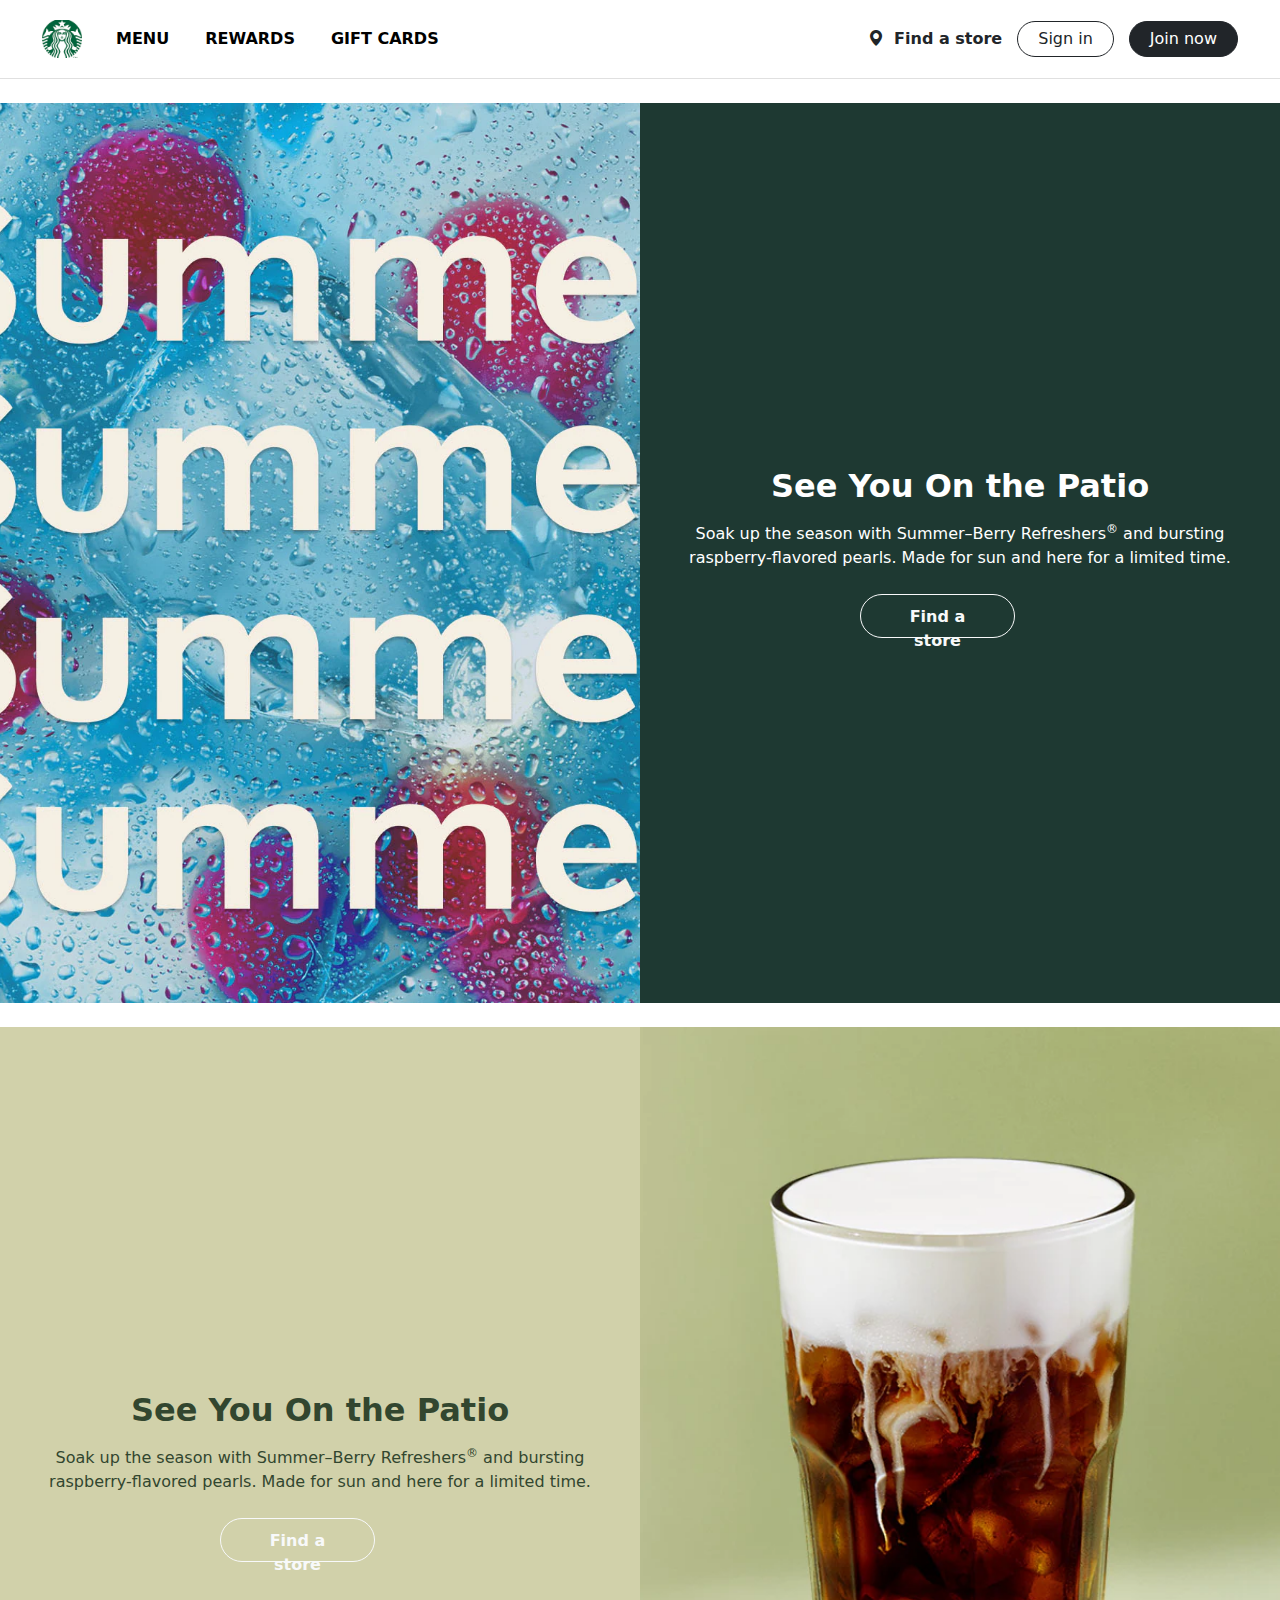
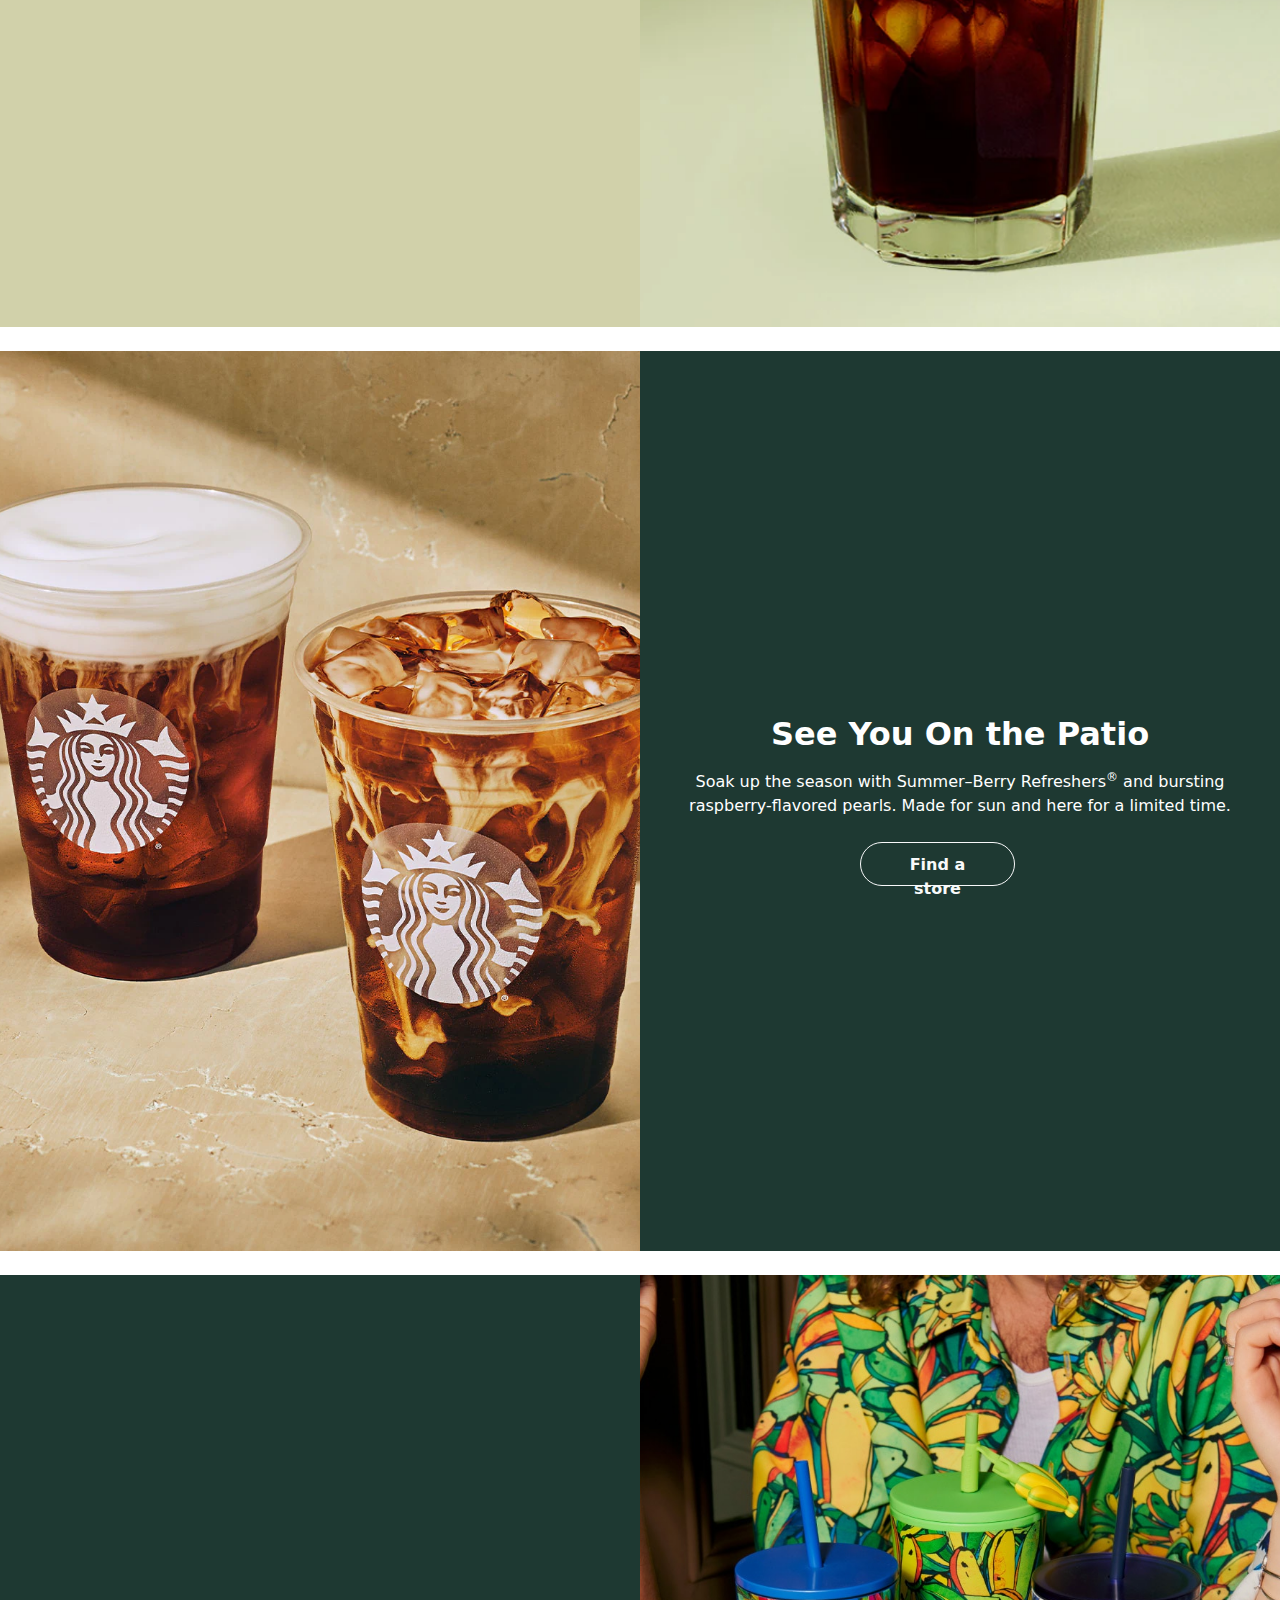
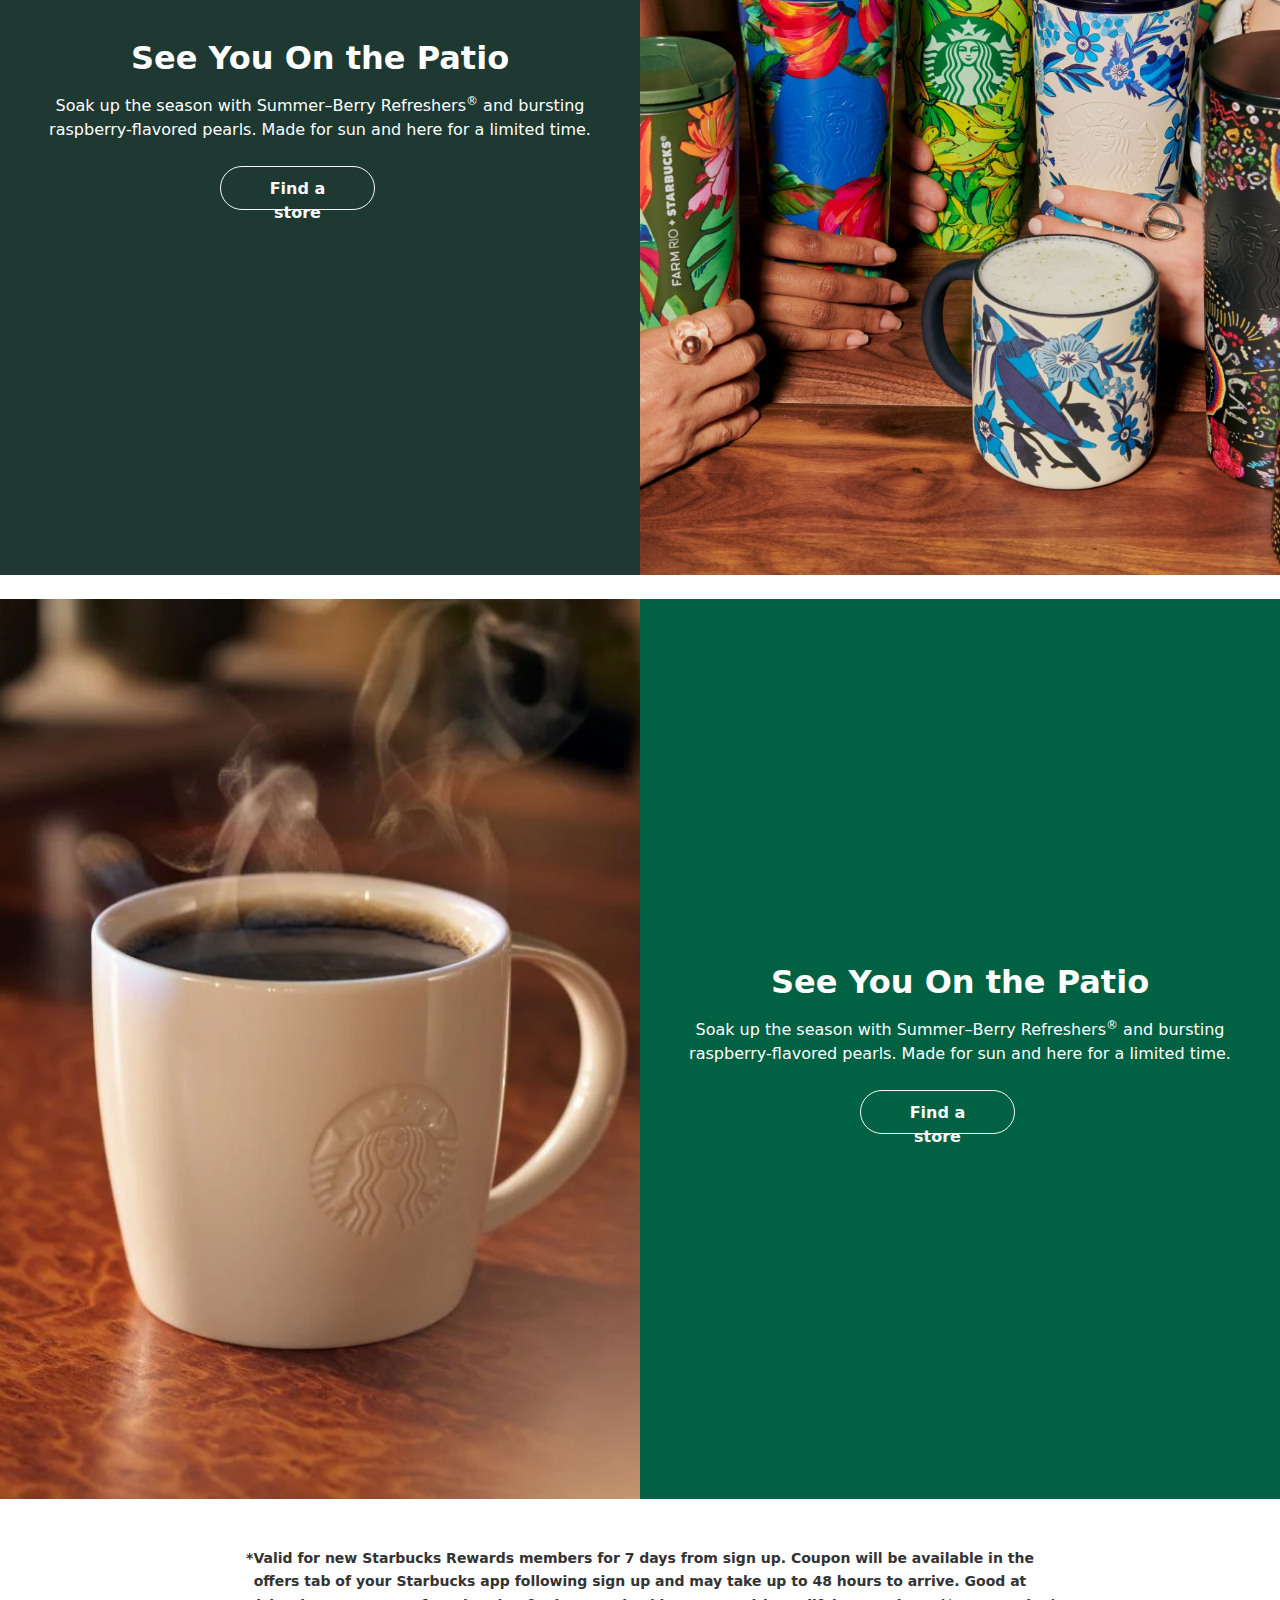
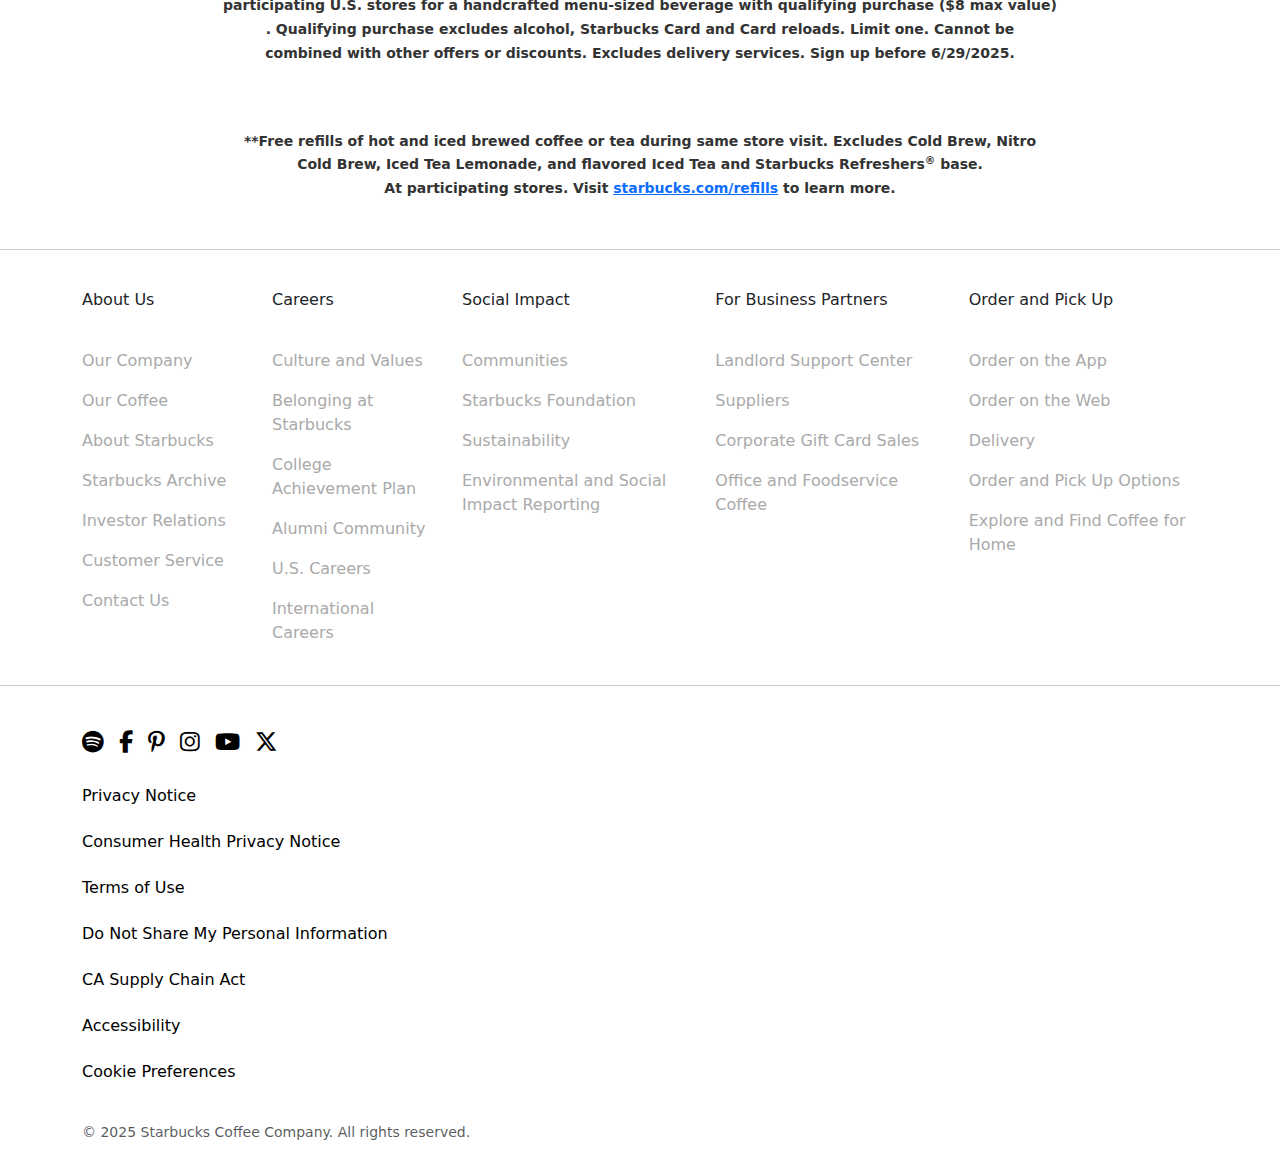
<file: index.html>
<!DOCTYPE html>
<html lang="en">
  <head>
    <meta charset="UTF-8" />
    <meta name="viewport" content="width=device-width, initial-scale=1.0" />
    <title>Starbucks Style Header</title>
    <link
      href="https://cdn.jsdelivr.net/npm/bootstrap@5.3.2/dist/css/bootstrap.min.css"
      rel="stylesheet"
    />
    <link
      href="https://cdnjs.cloudflare.com/ajax/libs/font-awesome/6.5.0/css/all.min.css"
      rel="stylesheet"
    />
    <link href="style.css" rel="stylesheet" />
  </head>
  <body>
    <nav class="navbar navbar-expand-lg navbar-custom">
      <div class="container-fluid">
        <a class="navbar-brand" href="#">
          <img src="images/starbucks1.png" alt="Logo" />
        </a>
        <!-- Hamburger button -->
        <button
          class="navbar-toggler"
          type="button"
          data-bs-toggle="collapse"
          data-bs-target="#navbarNav"
        >
          <span class="navbar-toggler-icon"></span>
        </button>

        <!-- Ends -->
        <!-- Collapse Starts -->
        <div class="collapse navbar-collapse" id="navbarNav">
          <ul class="navbar-nav me-auto mb-2 mb-lg-0">
            <li class="nav-item"><a class="nav-link" href="#">MENU</a></li>
            <li class="nav-item"><a class="nav-link" href="#">REWARDS</a></li>
            <li class="nav-item">
              <a class="nav-link" href="#">GIFT CARDS</a>
            </li>
          </ul>
          <div class="right-section">
            <span class="text-dark">
              <i class="bi bi-geo-alt-fill store-icon"></i>
              <a href="#" class="text-dark fw-bold text-decoration-none"
                >Find a store</a
              >
            </span>
            <button class="btn btn-outline-dark">Sign in</button>
            <button class="btn btn-dark">Join now</button>
          </div>
        </div>
        <!--Ends-->
      </div>
    </nav>
    <!--Container Starts-->
    <div class="container-fluid px-0 mt-4">
      <!--Row 1-->
      <div class="row">
        <div class="d-flex flex-md-row flex-column promo-section">
          <!-- Image Section -->
          <div class="col-md-6 promo-img">
            <img
              src="images/137-98091.png"
              class="card-img-top"
              alt="Cold Brews"
            />
          </div>

          <!-- Text Section -->
          <div class="col-md-6 promo-text text-center text-md-start">
            <h2 class="fw-bold mb-3 text-center">See You On the Patio</h2>
            <p class="mb-4 text-center">
              Soak up the season with Summer–Berry Refreshers<sup>®</sup> and
              bursting raspberry-flavored pearls. Made for sun and here for a
              limited time.
            </p>
            <a href="#" class="btn btn-outline-light btn-custom btn-custum-cls"
              >Find a store</a
            >
          </div>
        </div>
      </div>
      <!--Row 2-->
      <div class="row px-0 mt-4">
        <div class="d-flex flex-md-row flex-column promo-section">
          <!-- Text Section -->
          <div
            class="col-md-6 promo-text text-center"
            style="background-color: #d1d1aa !important; color: #32462f"
          >
            <h2 class="fw-bold mb-3 text-center">See You On the Patio</h2>
            <p class="mb-4 text-center">
              Soak up the season with Summer–Berry Refreshers<sup>®</sup> and
              bursting raspberry-flavored pearls. Made for sun and here for a
              limited time.
            </p>
            <a href="#" class="btn btn-outline-light btn-custom btn-custum-cls"
              >Find a store</a
            >
          </div>
          <!-- Image Section -->
          <div class="col-md-6 promo-img">
            <img
              src="images/137-98124_1.png"
              class="card-img-top"
              alt="Cold Brews"
            />
          </div>
        </div>
      </div>
      <!--Row 3-->
      <div class="row px-0 mt-4">
        <div class="d-flex flex-md-row flex-column promo-section">
          <!-- Image Section -->
          <div class="col-md-6 promo-img">
            <img
              src="images/137-98053.png"
              class="card-img-top"
              alt="Cold Brews"
            />
          </div>

          <!-- Text Section -->
          <div class="col-md-6 promo-text text-center text-md-start">
            <h2 class="fw-bold mb-3 text-center">See You On the Patio</h2>
            <p class="mb-4 text-center">
              Soak up the season with Summer–Berry Refreshers<sup>®</sup> and
              bursting raspberry-flavored pearls. Made for sun and here for a
              limited time.
            </p>
            <a href="#" class="btn btn-outline-light btn-custom btn-custum-cls"
              >Find a store</a
            >
          </div>
        </div>
      </div>
      <!--Row 4-->
      <div class="row px-0 mt-4">
        <div class="d-flex flex-md-row flex-column promo-section">
          <!-- Text Section -->
          <div class="col-md-6 promo-text text-center">
            <h2 class="fw-bold mb-3 text-center">See You On the Patio</h2>
            <p class="mb-4 text-center">
              Soak up the season with Summer–Berry Refreshers<sup>®</sup> and
              bursting raspberry-flavored pearls. Made for sun and here for a
              limited time.
            </p>
            <a href="#" class="btn btn-outline-light btn-custom btn-custum-cls"
              >Find a store</a
            >
          </div>
          <!-- Image Section -->
          <div class="col-md-6 promo-img">
            <img
              src="images/137-98046.png"
              class="card-img-top"
              alt="Cold Brews"
            />
          </div>
        </div>
      </div>
      <!--Row 5-->
      <div class="row mt-4">
        <div class="d-flex flex-md-row flex-column promo-section">
          <!-- Image Section -->
          <div class="col-md-6 promo-img">
            <img
              src="images/137-98192.png"
              class="card-img-top"
              alt="Cold Brews"
            />
          </div>

          <!-- Text Section -->
          <div
            class="col-md-6 promo-text text-center text-md-start"
            style="background-color: #006242"
          >
            <h2 class="fw-bold mb-3 text-center">See You On the Patio</h2>
            <p class="mb-4 text-center">
              Soak up the season with Summer–Berry Refreshers<sup>®</sup> and
              bursting raspberry-flavored pearls. Made for sun and here for a
              limited time.
            </p>
            <a href="#" class="btn btn-outline-light btn-custom btn-custum-cls"
              >Find a store</a
            >
          </div>
        </div>
      </div>
    </div>
    <div class="container my-5 px-3">
      <p class="text-center disclaimer-text">
        *Valid for new Starbucks Rewards members for 7 days from sign up. Coupon
        will be available in the <br />offers tab of your Starbucks app
        following sign up and may take up to 48 hours to arrive. Good at<br />
        participating U.S. stores for a handcrafted menu-sized beverage with
        qualifying purchase ($8 max value)<br />. Qualifying purchase excludes
        alcohol, Starbucks Card and Card reloads. Limit one. Cannot be
        <br />combined with other offers or discounts. Excludes delivery
        services. Sign up before 6/29/2025.
      </p>
      <p>&nbsp;</p>
      <p class="text-center disclaimer-text mt-4">
        **Free refills of hot and iced brewed coffee or tea during same store
        visit. Excludes Cold Brew, Nitro <br />Cold Brew, Iced Tea Lemonade, and
        flavored Iced Tea and Starbucks Refreshers<sup>®</sup> base.<br />
        At participating stores. Visit
        <a href="https://www.starbucks.com/refills" target="_blank"
          >starbucks.com/refills</a
        >
        to learn more.
      </p>
    </div>
    <hr />
    <!-- Footer -->

    <footer class="pt-4 pb-2">
      <div class="container">
        <!-- Toggler (visible only on small screens) -->
        <div class="d-md-none text-center mb-3">
          <button
            class="btn btn-outline-light w-100 d-flex justify-content-between align-items-center"
            type="button"
            data-bs-toggle="collapse"
            data-bs-target="#footerCollapse"
            aria-expanded="false"
            aria-controls="footerCollapse"
          >
            Toggle Menu
            <i class="bi bi-chevron-down toggle-icon ms-2"></i>
          </button>
        </div>
        <!-- Collapsible content -->
        <div class="row text-center text-md-start" id="footerCollapse">
          <div class="col-md-2">
            <h6>About Us</h6>
            <br />
            <ul style="color: darkgray !important" class="list-unstyled">
              <li class="py-2">Our Company</li>
              <li class="py-2">Our Coffee</li>
              <li class="py-2">About Starbucks</li>
              <li class="py-2">Starbucks Archive</li>
              <li class="py-2">Investor Relations</li>
              <li class="py-2">Customer Service</li>
              <li class="py-2">Contact Us</li>
            </ul>
          </div>
          <!--footer column 2-->
          <div class="col-md-2">
            <h6>Careers</h6>
            <br />
            <ul style="color: darkgray !important" class="list-unstyled">
              <li class="py-2">Culture and Values</li>
              <li class="py-2">Belonging at Starbucks</li>
              <li class="py-2">College Achievement Plan</li>
              <li class="py-2">Alumni Community</li>
              <li class="py-2">U.S. Careers</li>
              <li class="py-2">International Careers</li>
            </ul>
          </div>

          <div class="col mb-2">
            <h6>Social Impact</h6>
            <br />
            <ul style="color: darkgray !important" class="list-unstyled">
              <li class="py-2">Communities</li>
              <li class="py-2">Starbucks Foundation</li>
              <li class="py-2">Sustainability</li>
              <li class="py-2">Environmental and Social Impact Reporting</li>
            </ul>
          </div>

          <div class="col mb-3">
            <h6>For Business Partners</h6>
            <br />
            <ul style="color: darkgray !important" class="list-unstyled">
              <li class="py-2">Landlord Support Center</li>
              <li class="py-2">Suppliers</li>
              <li class="py-2">Corporate Gift Card Sales</li>
              <li class="py-2">Office and Foodservice Coffee</li>
            </ul>
          </div>

          <div class="col mb-3">
            <h6>Order and Pick Up</h6>
            <br />

            <ul style="color: darkgray !important" class="list-unstyled">
              <li class="py-2">Order on the App</li>
              <li class="py-2">Order on the Web</li>
              <li class="py-2">Delivery</li>
              <li class="py-2">Order and Pick Up Options</li>
              <li class="py-2">Explore and Find Coffee for Home</li>
            </ul>
          </div>
        </div>
      </div>
      <hr />
      <div class="container py-4">
        <!-- Social Icons -->
        <div
          class="d-flex justify-content-center justify-content-md-start mb-3 social-icons"
        >
          <a href="#"><i class="fab fa-spotify"></i></a>
          <a href="#"><i class="fab fa-facebook-f"></i></a>
          <a href="#"><i class="fab fa-pinterest-p"></i></a>
          <a href="#"><i class="fab fa-instagram"></i></a>
          <a href="#"><i class="fab fa-youtube"></i></a>
          <a href="#"><i class="fab fa-x-twitter"></i></a>
        </div>

        <!-- Links -->
        <div class="row footer-links">
          <div class="col-12 col-md-6 col-lg-4">
            <a href="#" class="py-2">Privacy Notice</a>
            <a href="#" class="py-2">Consumer Health Privacy Notice</a>
            <a href="#" class="py-2">Terms of Use</a>
            <a href="#" class="py-2">Do Not Share My Personal Information</a>
            <a href="#" class="py-2">CA Supply Chain Act</a>
            <a href="#" class="py-2">Accessibility</a>
            <a href="#" class="py-2">Cookie Preferences</a>
          </div>
        </div>

        <!-- Copyright -->
        <div class="text-muted small mt-4">
          &copy; 2025 Starbucks Coffee Company. All rights reserved.
        </div>
      </div>
    </footer>

    <!--Ends-->
    <!--second Footer-->

    <!-- Bootstrap JS and icons -->
    <script src="https://cdn.jsdelivr.net/npm/bootstrap@5.3.2/dist/js/bootstrap.bundle.min.js"></script>
    <link
      rel="stylesheet"
      href="https://cdn.jsdelivr.net/npm/bootstrap-icons@1.10.5/font/bootstrap-icons.css"
    />
  </body>
</html>
</file>
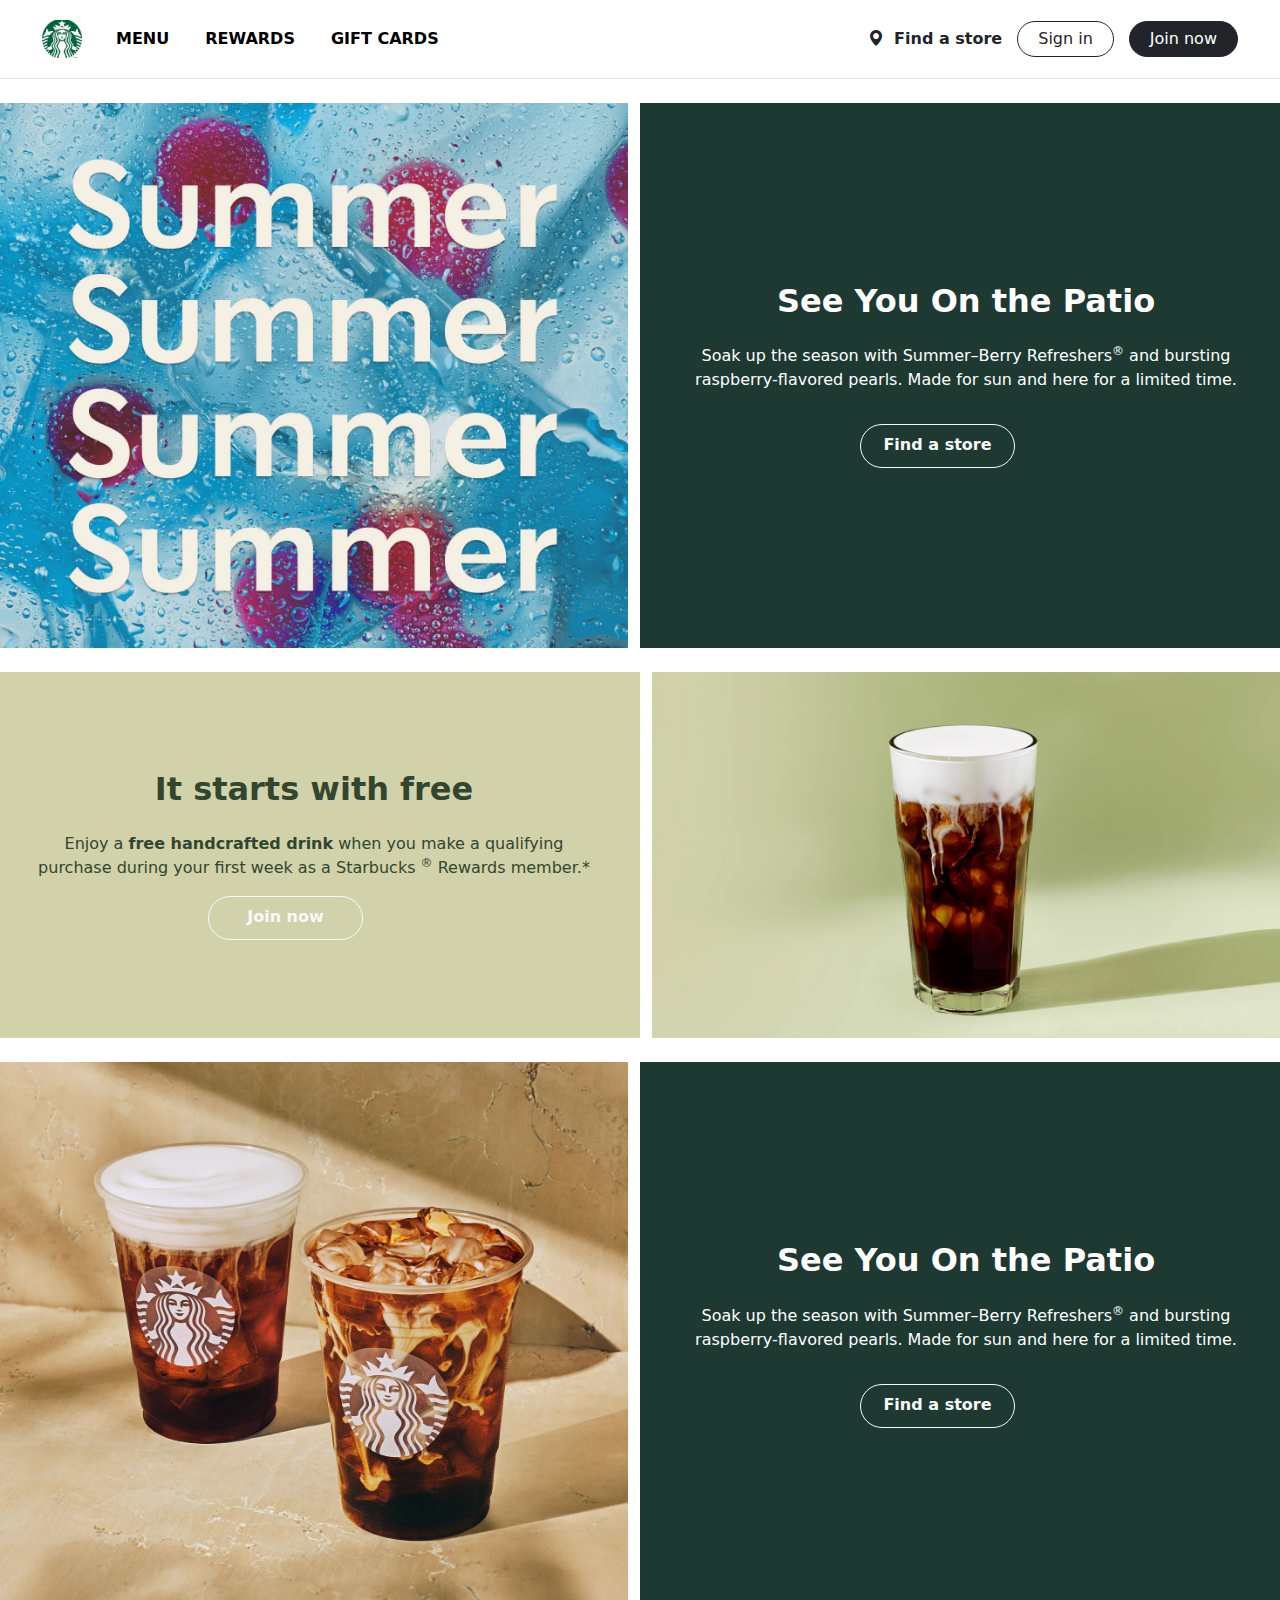
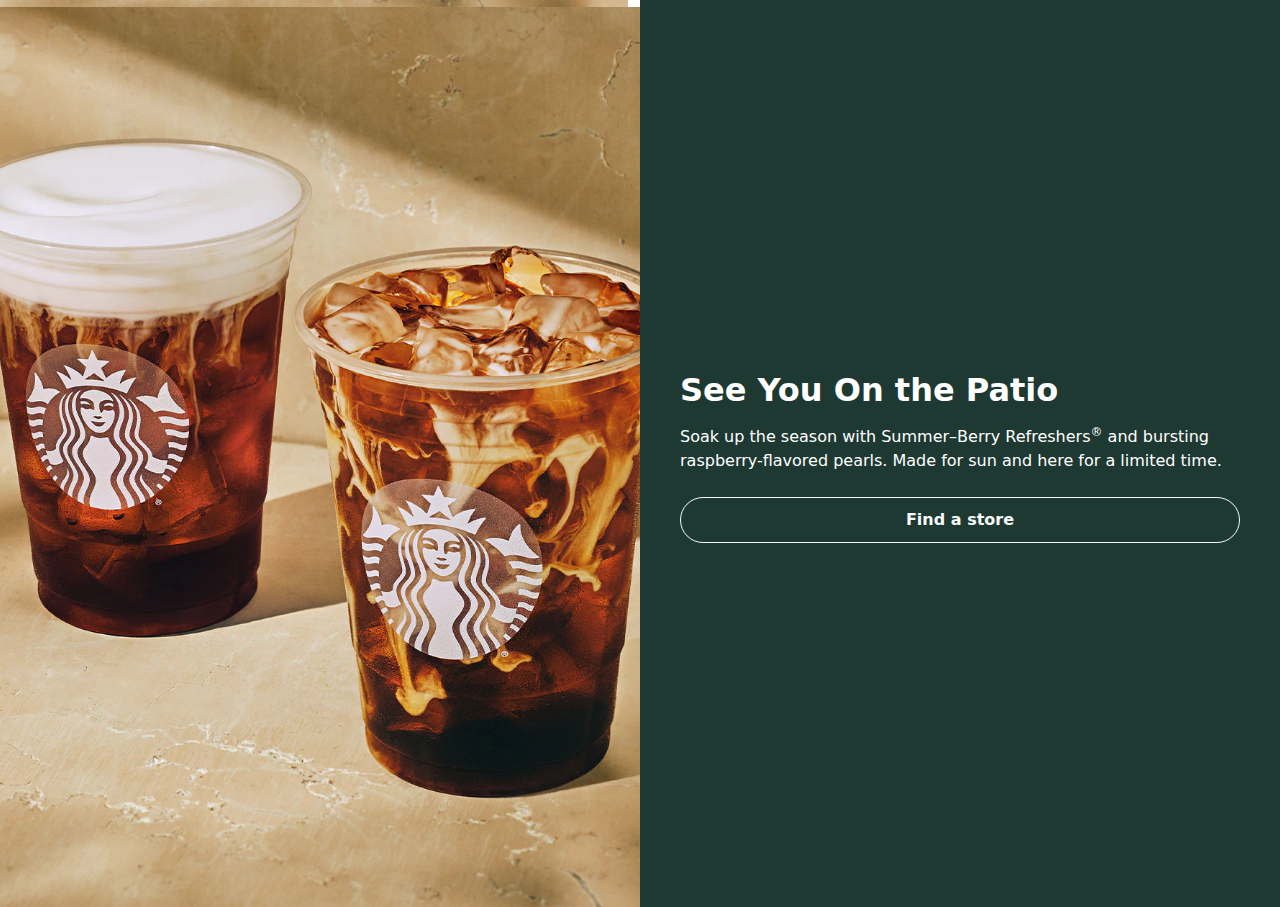
<file: index copy.html>
<!DOCTYPE html>
<html lang="en">
  <head>
    <meta charset="UTF-8" />
    <meta name="viewport" content="width=device-width, initial-scale=1.0" />
    <title>Starbucks Style Header</title>
    <link
      href="https://cdn.jsdelivr.net/npm/bootstrap@5.3.2/dist/css/bootstrap.min.css"
      rel="stylesheet"
    />
    <link href="style.css" rel="stylesheet" />
  </head>
  <body>
    <nav class="navbar navbar-expand-lg navbar-custom">
      <div class="container-fluid">
        <a class="navbar-brand" href="#">
          <img src="images/starbucks1.png" alt="Logo" />
        </a>
        <!-- Hamburger button -->
        <button
          class="navbar-toggler"
          type="button"
          data-bs-toggle="collapse"
          data-bs-target="#navbarNav"
        >
          <span class="navbar-toggler-icon"></span>
        </button>

        <!-- Ends -->
        <!-- Collapse Starts -->
        <div class="collapse navbar-collapse" id="navbarNav">
          <ul class="navbar-nav me-auto mb-2 mb-lg-0">
            <li class="nav-item"><a class="nav-link" href="#">MENU</a></li>
            <li class="nav-item"><a class="nav-link" href="#">REWARDS</a></li>
            <li class="nav-item">
              <a class="nav-link" href="#">GIFT CARDS</a>
            </li>
          </ul>
          <div class="right-section">
            <span class="text-dark">
              <i class="bi bi-geo-alt-fill store-icon"></i>
              <a href="#" class="text-dark fw-bold text-decoration-none"
                >Find a store</a
              >
            </span>
            <button class="btn btn-outline-dark">Sign in</button>
            <button class="btn btn-dark">Join now</button>
          </div>
        </div>
        <!--Ends-->
      </div>
    </nav>
    <!--Container Starts-->
    <div class="container-fluid px-0 mt-4">
      <!--Row 1-->
      <div class="row">
        <div class="col-sm-5 col-md-6">
          <img
            src="images/137-98091.png"
            class="card-img-top"
            alt="Cold Brews"
          />
        </div>
        <div
          class="col-sm-5 offset-sm-2 col-md-6 offset-md-0 promo-text text-center"
        >
          <!-- <div class="card-body">
              <h5 class="card-title">Cold Brews</h5>
              <p class="card-text">
                Beat the heat with refreshing cold coffee.
              </p>
            </div> -->

          <h2 class="fw-bold">See You On the Patio</h2>
          <p class="mt-3">
            Soak up the season with Summer–Berry Refreshers<sup>®</sup> and
            bursting raspberry-flavored pearls. Made for sun and here for a
            limited time.
          </p>
          <a
            href="#"
            class="btn btn-outline-light rounded-pill mt-3 btn-custum-cls"
            >Find a store</a
          >
        </div>
      </div>
    </div>
    <div class="container-fluid px-0 mt-4">
      <!--Row 2-->
      <div class="row">
        <div
          class="col-sm-6 col-md-5 col-lg-6 promo-text text-center"
          style="background-color: #d1d1aa !important; color: #32462f"
        >
          <h2 class="sb-heading mb4 md text-semibold">It starts with free</h2>
          <div
            class="mt-3 sm rich-text_text__VBZPW rich-text_width__hHYhF rich-text_greenLinks__NAc1h"
          >
            Enjoy a <strong>free handcrafted drink</strong> when you make a
            qualifying purchase during your first week as a Starbucks
            <sup>®</sup> Rewards member.*
          </div>
          <a
            href="#"
            class="btn btn-outline-light rounded-pill mt-3 btn-custum-cls"
            >Join now</a
          >
        </div>
        <div class="col-sm-6 col-md-5 offset-md-2 col-lg-6 offset-lg-0">
          <img
            src="images/137-98124_1.png"
            class="card-img-top"
            alt="Cold Brews"
          />
        </div>
      </div>
    </div>
    <div class="container-fluid px-0 mt-4">
      <!--Row 3-->
      <div class="row">
        <div class="col-sm-5 col-md-6">
          <img
            src="images/137-98053.png"
            class="card-img-top"
            alt="Cold Brews"
          />
        </div>
        <div
          class="col-sm-5 offset-sm-2 col-md-6 offset-md-0 promo-text text-center"
        >
          <h2 class="fw-bold">See You On the Patio</h2>
          <p class="mt-3">
            Soak up the season with Summer–Berry Refreshers<sup>®</sup> and
            bursting raspberry-flavored pearls. Made for sun and here for a
            limited time.
          </p>
          <a
            href="#"
            class="btn btn-outline-light rounded-pill mt-3 btn-custum-cls"
            >Find a store</a
          >
        </div>
      </div>
    </div>
    <!--section starts-->
    <div class="d-flex flex-md-row flex-column promo-section">
      <!-- Image Section -->
      <div class="col-md-6 promo-img">
        <img src="images/137-98053.png" class="card-img-top" alt="Cold Brews" />
      </div>

      <!-- Text Section -->
      <div class="col-md-6 promo-text text-center text-md-start">
        <h2 class="fw-bold mb-3">See You On the Patio</h2>
        <p class="mb-4">
          Soak up the season with Summer–Berry Refreshers<sup>®</sup> and
          bursting raspberry-flavored pearls. Made for sun and here for a
          limited time.
        </p>
        <a href="#" class="btn btn-outline-light btn-custom">Find a store</a>
      </div>
    </div>
    <!--Ends-->
    <!-- Bootstrap JS and icons -->
    <script src="https://cdn.jsdelivr.net/npm/bootstrap@5.3.2/dist/js/bootstrap.bundle.min.js"></script>
    <link
      rel="stylesheet"
      href="https://cdn.jsdelivr.net/npm/bootstrap-icons@1.10.5/font/bootstrap-icons.css"
    />
  </body>
</html>
</file>
<file: style.css>
* {
  margin: 0;
  padding: 0;
  box-sizing: border-box;
}
@font-face {
  src: url(fonts/SoDoSans-Regular.ttf);
  font-family: Sodosans;
}
.navbar-custom {
  background-color: white;
  padding: 15px 30px;
  border-bottom: 1px solid #e0e0e0;
}

.navbar-brand img {
  width: 40px;
}

.nav-link {
  color: black;
  font-weight: bold;
  margin: 0 10px;
}

.nav-link:hover {
  color: #00754a; /* Starbucks green */
}

.btn-outline-dark {
  border-radius: 20px;
  padding: 5px 20px;
}

.btn-dark {
  border-radius: 20px;
  padding: 5px 20px;
}

.store-icon {
  margin-right: 5px;
}

.right-section {
  display: flex;
  align-items: center;
  gap: 15px;
}
.promo-text {
  background-color: #32462f;
  color: white;
  padding: 50px 30px;
  display: flex;
  flex-direction: column;
  justify-content: center;
}

.btn-outline-light.rounded-pill {
  padding: 8px 20px;
  font-weight: bold;
}
.btn-custum-cls {
  margin-left: 180px;
  width: 155px;
  height: 44px;
}
.text-semibold {
  font-weight: 600 !important;
}
.promo-section {
  min-height: 100vh;
}

.promo-img img {
  width: 100%;
  height: 100%;
  object-fit: cover;
}

.promo-text {
  background-color: #1e3932;
  color: white;
  display: flex;
  flex-direction: column;
  justify-content: center;
  padding: 40px;
}

.btn-custom {
  padding: 10px 24px;
  border-radius: 25px;
  font-weight: 600;
}

@media (max-width: 768px) {
  .promo-section {
    flex-direction: column;
  }
}
.disclaimer-text {
  font-size: 0.875rem; /* Small text (14px) */
  color: #333;
  line-height: 1.7;
  font-weight: bold;
}

@media (max-width: 576px) {
  .disclaimer-text {
    font-size: 0.75rem; /* Slightly smaller on mobile */
    line-height: 1.7;
    font-weight: bold;
  }
}
.footer {
  background-color: #f8f9fa;
  padding: 40px 20px;
}

.footer h6 {
  font-weight: bold;
  margin-bottom: 16px;
  font-size: 16px;
}

.footer li {
  display: block;
  color: #000 !important;
  margin-bottom: 8px;
  text-decoration: none;
  font-size: 14px;
  transition: color 0.2s ease;
}

.footer li:hover {
  color: #000; /* Starbucks green */
}
.toggle-icon {
  transition: transform 0.3s ease;
}

button[aria-expanded="true"] .toggle-icon {
  transform: rotate(180deg);
}
li:hover {
  /* background-color: #e0e0e0; */
  color: #000;
  cursor: pointer;
}
.footer-links a {
  display: block;
  margin-bottom: 6px;
  color: #000;
  text-decoration: none;
}
.footer-links a:hover {
  text-decoration: underline;
}
.social-icons a {
  color: #000;
  margin-right: 15px;
  font-size: 1.4rem;
}
</file>
